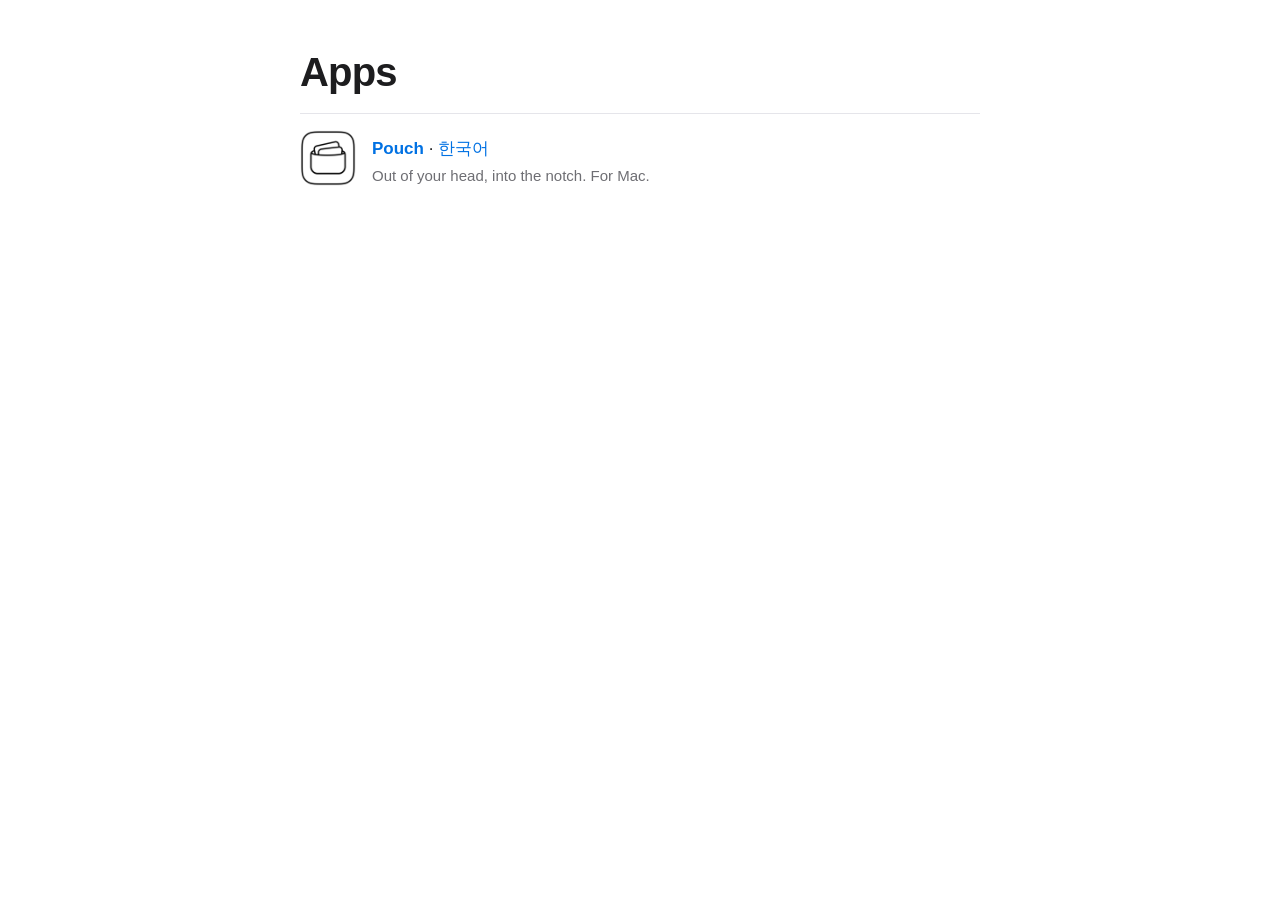
<file: index.html>
<!doctype html>
<html lang="en">
<head>
  <meta charset="utf-8">
  <meta name="viewport" content="width=device-width, initial-scale=1">
  <title>oiryh center</title>
  <link rel="stylesheet" href="/assets/style.css">
</head>
<body>
<main>
  <h1>Apps</h1>
  <ul class="apps">
    <li>
      <picture><source srcset="/pouch/assets/icon-dark.png" media="(prefers-color-scheme: dark)"><img src="/pouch/assets/icon.png" alt=""></picture>
      <div><a href="/pouch/en/"><strong>Pouch</strong></a> · <a href="/pouch/" lang="ko">한국어</a><br><span class="muted">Out of your head, into the notch. For Mac.</span></div>
    </li>
  </ul>
</main>
</body>
</html>
</file>
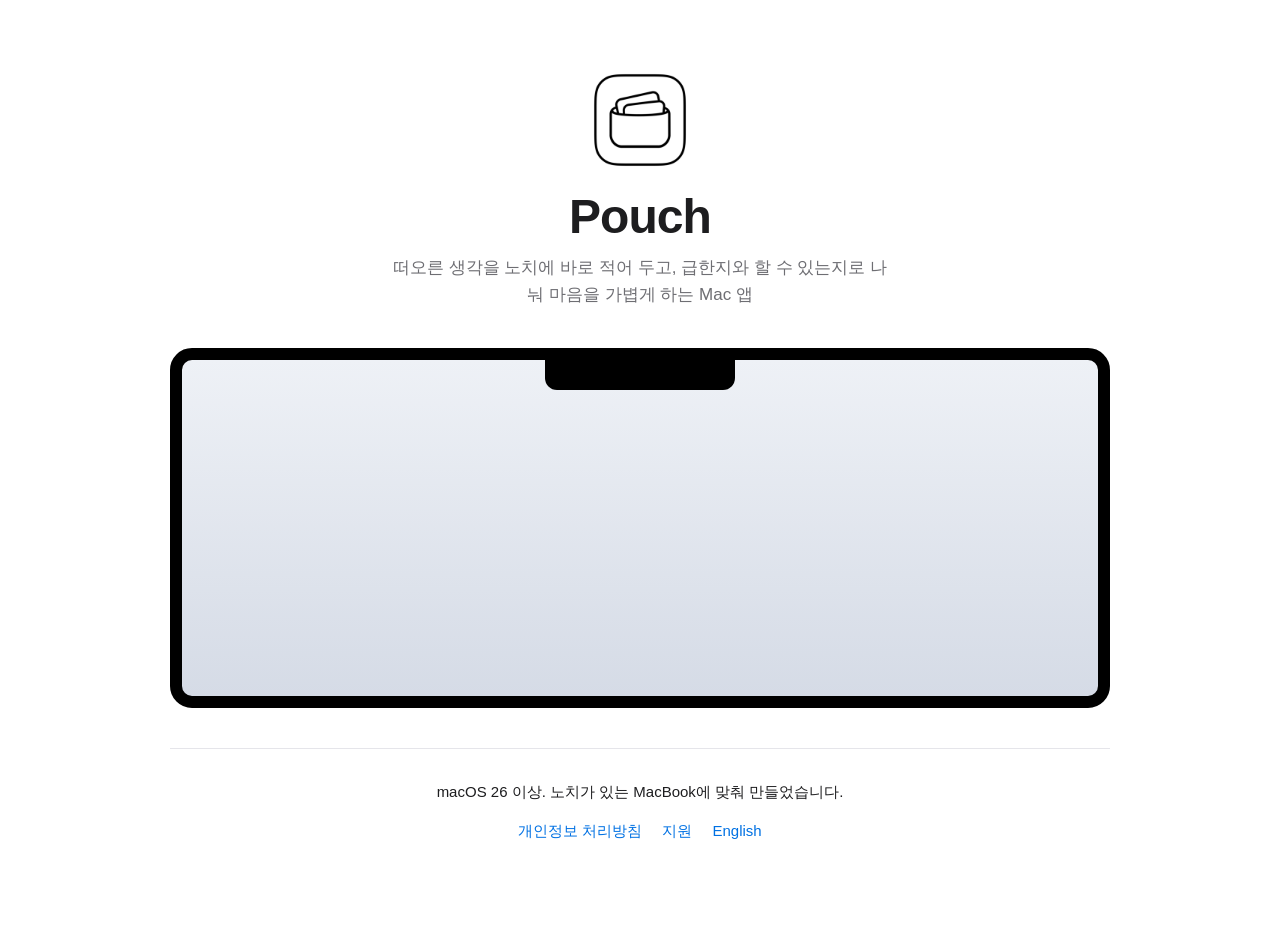
<file: pouch/index.html>
<!doctype html>
<html lang="ko">
<head>
  <meta charset="utf-8">
  <meta name="viewport" content="width=device-width, initial-scale=1">
  <title>Pouch — 머릿속 생각을 노치에</title>
  <meta name="description" content="Pouch는 떠오른 생각을 Mac 노치에 바로 적고, 급한지와 할 수 있는지로 나눠 두는 앱입니다.">
  <link rel="stylesheet" href="/assets/style.css">
  <link rel="stylesheet" href="/pouch/assets/intro.css">
  <link rel="icon" href="/pouch/assets/icon.png">
  <link rel="alternate" hreflang="en" href="/pouch/en/">
  <script src="/pouch/assets/intro.js"></script>
</head>
<body class="intro">
<div class="stage">
  <section class="welcome">
    <picture><source srcset="/pouch/assets/icon-dark.png" media="(prefers-color-scheme: dark)"><img src="/pouch/assets/icon.png" alt=""></picture>
    <h1>Pouch</h1>
    <p>떠오른 생각을 노치에 바로 적어 두고, 급한지와 할 수 있는지로 나눠 마음을 가볍게 하는 Mac 앱</p>
  </section>

  <div class="screen">
    <button class="notch" type="button" aria-expanded="false" aria-controls="window" aria-label="노치를 눌러 Pouch 열기">
      <span class="hint">떠오른 생각을 적어 보세요</span>
      <span class="panel" aria-hidden="true">
        <span class="input"><span class="typed" data-text="내일 발표가 자꾸 신경 쓰여"></span><span class="caret"></span></span>
        <span class="label">Inbox<span class="more"></span></span>
        <span class="cards">
        <span class="ncard">노치에 마우스를 올리고, 적고, Return</span>
        <span class="ncard">적은 생각은 Inbox에 담겨요. 나누는 건 메인 창에서</span></span>
      </span>
    </button>
    <section class="window" id="window" aria-label="Pouch 메인 창">
    <div class="titlebar"><span class="lights" aria-hidden="true"><i></i><i></i><i></i></span>Pouch</div>
    <div class="toolbar" aria-hidden="true">
      정렬 <span class="seg"><span>최신순</span><span>가나다순</span><span class="on">수동</span></span>
      <span class="sync">카드 내용은 암호화되어 내 iCloud에만</span>
    </div>
    <div class="winput" aria-hidden="true">떠오른 생각을 적어 보세요</div>
    <div class="grid">
      <section class="area inbox" id="inbox">
        <h2>Inbox</h2>
        <p>노치에 적은 생각은 먼저 여기에 모여요<small>정리는 나중에 해도 괜찮아요</small></p>
        <p>카드를 끌어 네 칸으로 나눠요<small>급한지, 내가 할 수 있는지만 정하면 돼요</small></p>
      </section>
      <section class="area">
        <h2>시급 · 할 수 있음</h2>
        <p>지금 할 수 있는 일<small>칸을 크게 펼쳐 이것만 보며 집중해요</small></p>
      </section>
      <section class="area">
        <h2>시급 · 할 수 없음</h2>
        <p>기다리는 일<small>결과를 기다리는 동안 적어 두고 다른 일을 해요</small></p>
      </section>
      <section class="area">
        <h2>여유 · 할 수 있음</h2>
        <p>나중에 할 일<small>잊지 않게만 두면 돼요</small></p>
      </section>
      <section class="area">
        <h2>여유 · 할 수 없음</h2>
        <p>그대로 두는 걱정<small>어쩔 수 없는 일은 적어 두는 것만으로 충분해요</small></p>
      </section>
    </div>
  </section>
  </div>

  <footer class="after">
    <p>macOS 26 이상. 노치가 있는 MacBook에 맞춰 만들었습니다.</p>
    <nav><a href="/pouch/privacy/">개인정보 처리방침</a><a href="/pouch/support/">지원</a><a href="/pouch/en/" lang="en">English</a></nav>
  </footer>
</div>
</body>
</html>
</file>
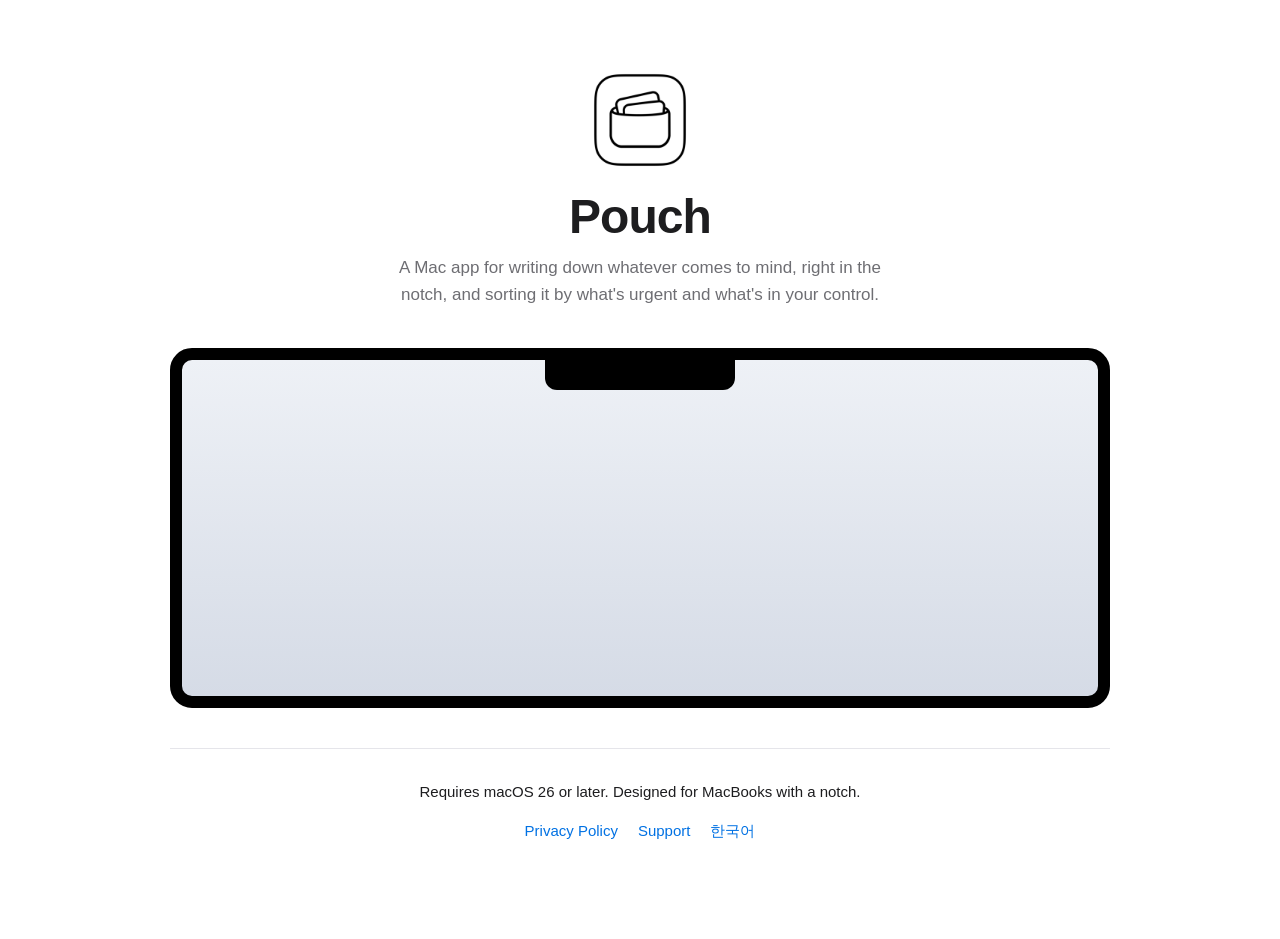
<file: pouch/en/index.html>
<!doctype html>
<html lang="en">
<head>
  <meta charset="utf-8">
  <meta name="viewport" content="width=device-width, initial-scale=1">
  <title>Pouch — Out of your head, into the notch</title>
  <meta name="description" content="Pouch lets you jot down whatever comes to mind right in your Mac's notch, then sort it by whether it's urgent and whether it's in your control.">
  <link rel="stylesheet" href="/assets/style.css">
  <link rel="stylesheet" href="/pouch/assets/intro.css">
  <link rel="icon" href="/pouch/assets/icon.png">
  <link rel="alternate" hreflang="ko" href="/pouch/">
  <script src="/pouch/assets/intro.js"></script>
</head>
<body class="intro">
<div class="stage">
  <section class="welcome">
    <picture><source srcset="/pouch/assets/icon-dark.png" media="(prefers-color-scheme: dark)"><img src="/pouch/assets/icon.png" alt=""></picture>
    <h1>Pouch</h1>
    <p>A Mac app for writing down whatever comes to mind, right in the notch, and sorting it by what's urgent and what's in your control.</p>
  </section>

  <div class="screen">
    <button class="notch" type="button" aria-expanded="false" aria-controls="window" aria-label="Click the notch to open Pouch">
      <span class="hint">What's on your mind?</span>
      <span class="panel" aria-hidden="true">
        <span class="input"><span class="typed" data-text="Can't stop thinking about tomorrow's talk"></span><span class="caret"></span></span>
        <span class="label">Inbox<span class="more"></span></span>
        <span class="cards">
        <span class="ncard">Hover over the notch, type, press Return</span>
        <span class="ncard">Thoughts land in the Inbox. Sort them in the main window</span></span>
      </span>
    </button>
    <section class="window" id="window" aria-label="Pouch main window">
    <div class="titlebar"><span class="lights" aria-hidden="true"><i></i><i></i><i></i></span>Pouch</div>
    <div class="toolbar" aria-hidden="true">
      Sort <span class="seg"><span>Newest</span><span>A–Z</span><span class="on">Manual</span></span>
      <span class="sync">Card text is encrypted, in your iCloud only</span>
    </div>
    <div class="winput" aria-hidden="true">What's on your mind?</div>
    <div class="grid">
      <section class="area inbox" id="inbox">
        <h2>Inbox</h2>
        <p>Everything you write in the notch lands here first<small>Sorting can wait</small></p>
        <p>Drag cards into the four boxes<small>Just decide: is it urgent, and can you do something about it?</small></p>
      </section>
      <section class="area">
        <h2>Urgent · Can Do</h2>
        <p>What you can do now<small>Zoom in on this box and focus on just this</small></p>
      </section>
      <section class="area">
        <h2>Urgent · Can't Do</h2>
        <p>What you're waiting on<small>Write it down and get on with something else while you wait</small></p>
      </section>
      <section class="area">
        <h2>Not Urgent · Can Do</h2>
        <p>For later<small>Just keep it from slipping your mind</small></p>
      </section>
      <section class="area">
        <h2>Not Urgent · Can't Do</h2>
        <p>Worries to let be<small>For things you can't control, writing them down is enough</small></p>
      </section>
    </div>
  </section>
  </div>

  <footer class="after">
    <p>Requires macOS 26 or later. Designed for MacBooks with a notch.</p>
    <nav><a href="/pouch/en/privacy/">Privacy Policy</a><a href="/pouch/en/support/">Support</a><a href="/pouch/" lang="ko">한국어</a></nav>
  </footer>
</div>
</body>
</html>
</file>
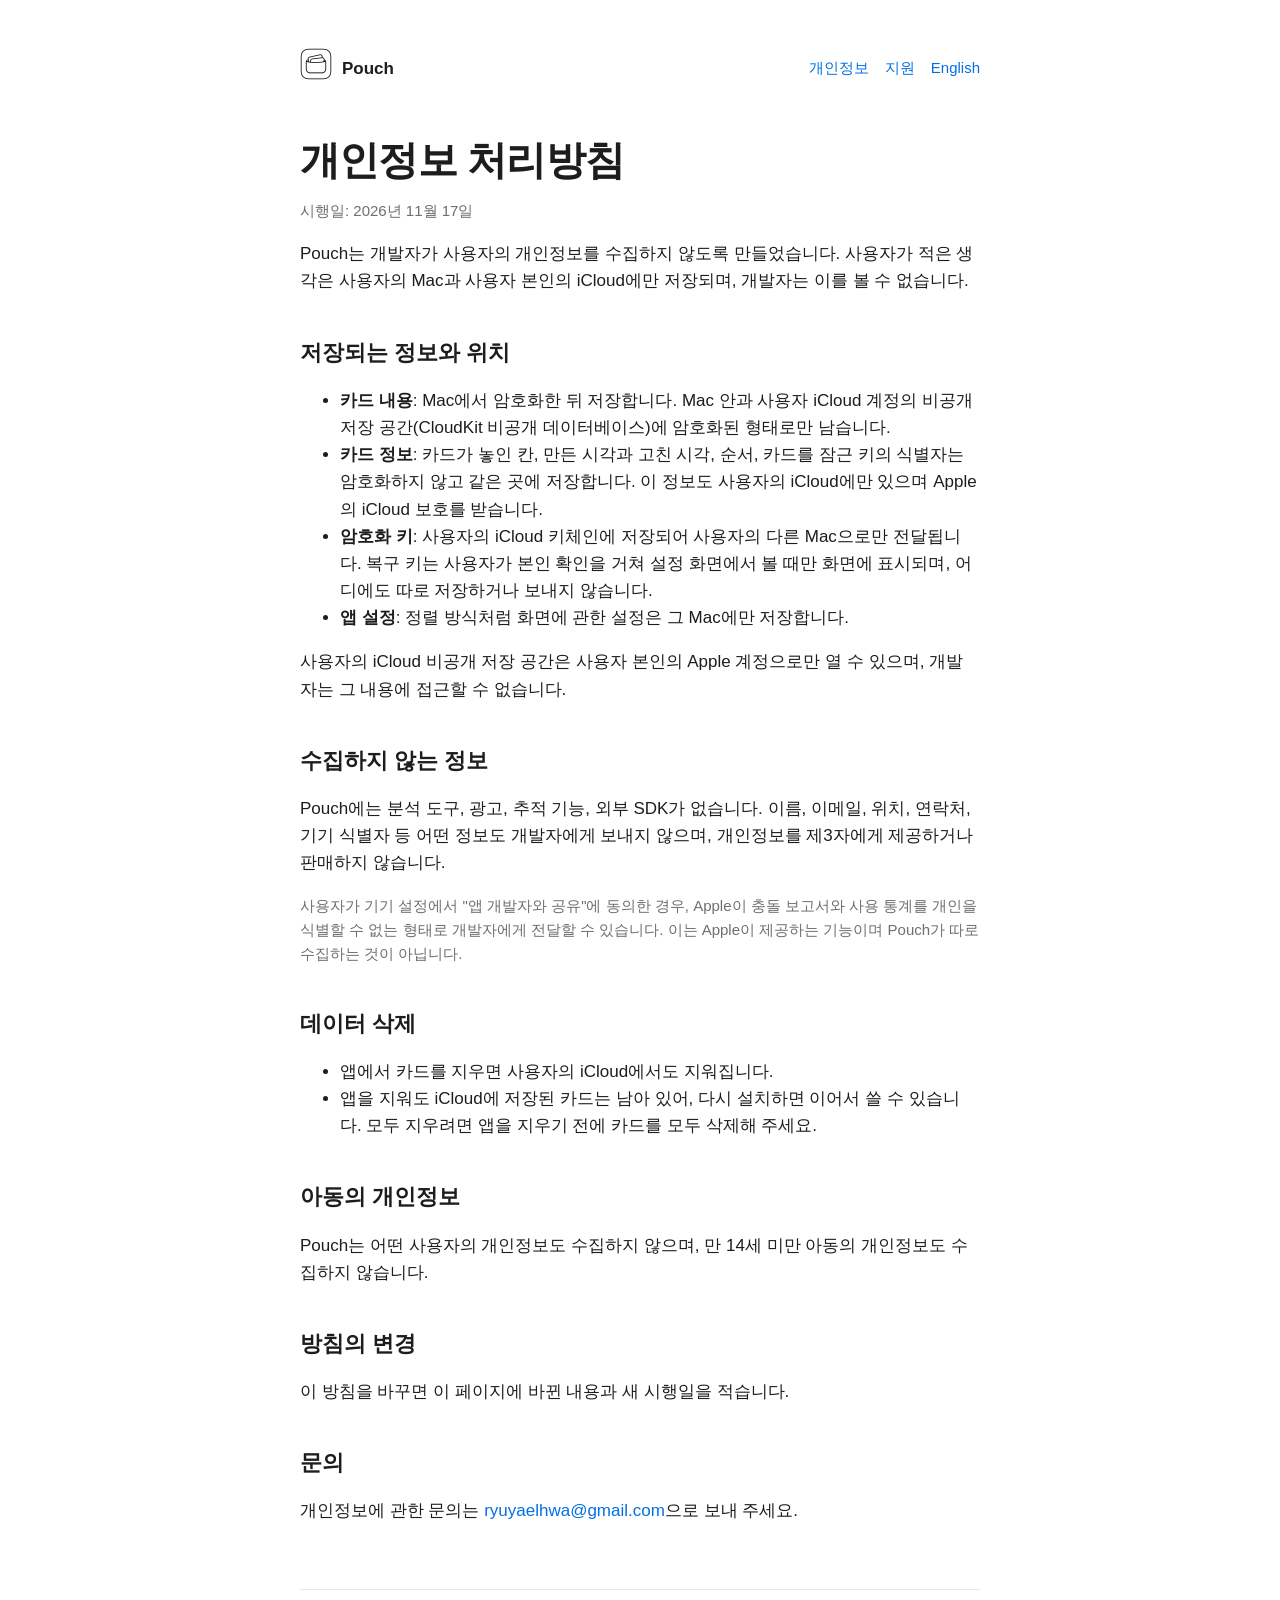
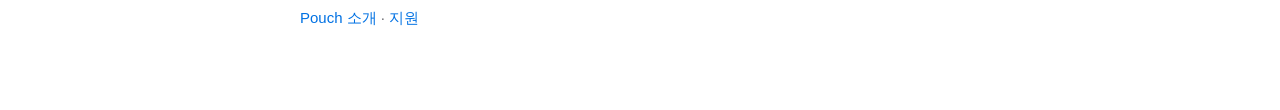
<file: pouch/privacy/index.html>
<!doctype html>
<html lang="ko">
<head>
  <meta charset="utf-8">
  <meta name="viewport" content="width=device-width, initial-scale=1">
  <title>Pouch 개인정보 처리방침</title>
  <link rel="stylesheet" href="/assets/style.css">
  <link rel="icon" href="/pouch/assets/icon.png">
  <link rel="alternate" hreflang="en" href="/pouch/en/privacy/">
</head>
<body>
<main>
  <header class="top">
    <a class="brand" href="/pouch/"><picture><source srcset="/pouch/assets/icon-dark.png" media="(prefers-color-scheme: dark)"><img src="/pouch/assets/icon.png" alt=""></picture>Pouch</a>
    <nav class="links"><a href="/pouch/privacy/">개인정보</a><a href="/pouch/support/">지원</a><a href="/pouch/en/privacy/" lang="en">English</a></nav>
  </header>

  <h1>개인정보 처리방침</h1>
  <p class="muted">시행일: 2026년 11월 17일</p>

  <p>Pouch는 개발자가 사용자의 개인정보를 수집하지 않도록 만들었습니다. 사용자가 적은 생각은 사용자의 Mac과 사용자 본인의 iCloud에만 저장되며, 개발자는 이를 볼 수 없습니다.</p>

  <h2>저장되는 정보와 위치</h2>
  <ul>
    <li><strong>카드 내용</strong>: Mac에서 암호화한 뒤 저장합니다. Mac 안과 사용자 iCloud 계정의 비공개 저장 공간(CloudKit 비공개 데이터베이스)에 암호화된 형태로만 남습니다.</li>
    <li><strong>카드 정보</strong>: 카드가 놓인 칸, 만든 시각과 고친 시각, 순서, 카드를 잠근 키의 식별자는 암호화하지 않고 같은 곳에 저장합니다. 이 정보도 사용자의 iCloud에만 있으며 Apple의 iCloud 보호를 받습니다.</li>
    <li><strong>암호화 키</strong>: 사용자의 iCloud 키체인에 저장되어 사용자의 다른 Mac으로만 전달됩니다. 복구 키는 사용자가 본인 확인을 거쳐 설정 화면에서 볼 때만 화면에 표시되며, 어디에도 따로 저장하거나 보내지 않습니다.</li>
    <li><strong>앱 설정</strong>: 정렬 방식처럼 화면에 관한 설정은 그 Mac에만 저장합니다.</li>
  </ul>
  <p>사용자의 iCloud 비공개 저장 공간은 사용자 본인의 Apple 계정으로만 열 수 있으며, 개발자는 그 내용에 접근할 수 없습니다.</p>

  <h2>수집하지 않는 정보</h2>
  <p>Pouch에는 분석 도구, 광고, 추적 기능, 외부 SDK가 없습니다. 이름, 이메일, 위치, 연락처, 기기 식별자 등 어떤 정보도 개발자에게 보내지 않으며, 개인정보를 제3자에게 제공하거나 판매하지 않습니다.</p>
  <p class="muted">사용자가 기기 설정에서 "앱 개발자와 공유"에 동의한 경우, Apple이 충돌 보고서와 사용 통계를 개인을 식별할 수 없는 형태로 개발자에게 전달할 수 있습니다. 이는 Apple이 제공하는 기능이며 Pouch가 따로 수집하는 것이 아닙니다.</p>

  <h2>데이터 삭제</h2>
  <ul>
    <li>앱에서 카드를 지우면 사용자의 iCloud에서도 지워집니다.</li>
    <li>앱을 지워도 iCloud에 저장된 카드는 남아 있어, 다시 설치하면 이어서 쓸 수 있습니다. 모두 지우려면 앱을 지우기 전에 카드를 모두 삭제해 주세요.</li>
  </ul>

  <h2>아동의 개인정보</h2>
  <p>Pouch는 어떤 사용자의 개인정보도 수집하지 않으며, 만 14세 미만 아동의 개인정보도 수집하지 않습니다.</p>

  <h2>방침의 변경</h2>
  <p>이 방침을 바꾸면 이 페이지에 바뀐 내용과 새 시행일을 적습니다.</p>

  <h2>문의</h2>
  <p>개인정보에 관한 문의는 <a href="mailto:ryuyaelhwa@gmail.com">ryuyaelhwa@gmail.com</a>으로 보내 주세요.</p>

  <footer class="muted"><a href="/pouch/">Pouch 소개</a> · <a href="/pouch/support/">지원</a></footer>
</main>
</body>
</html>
</file>
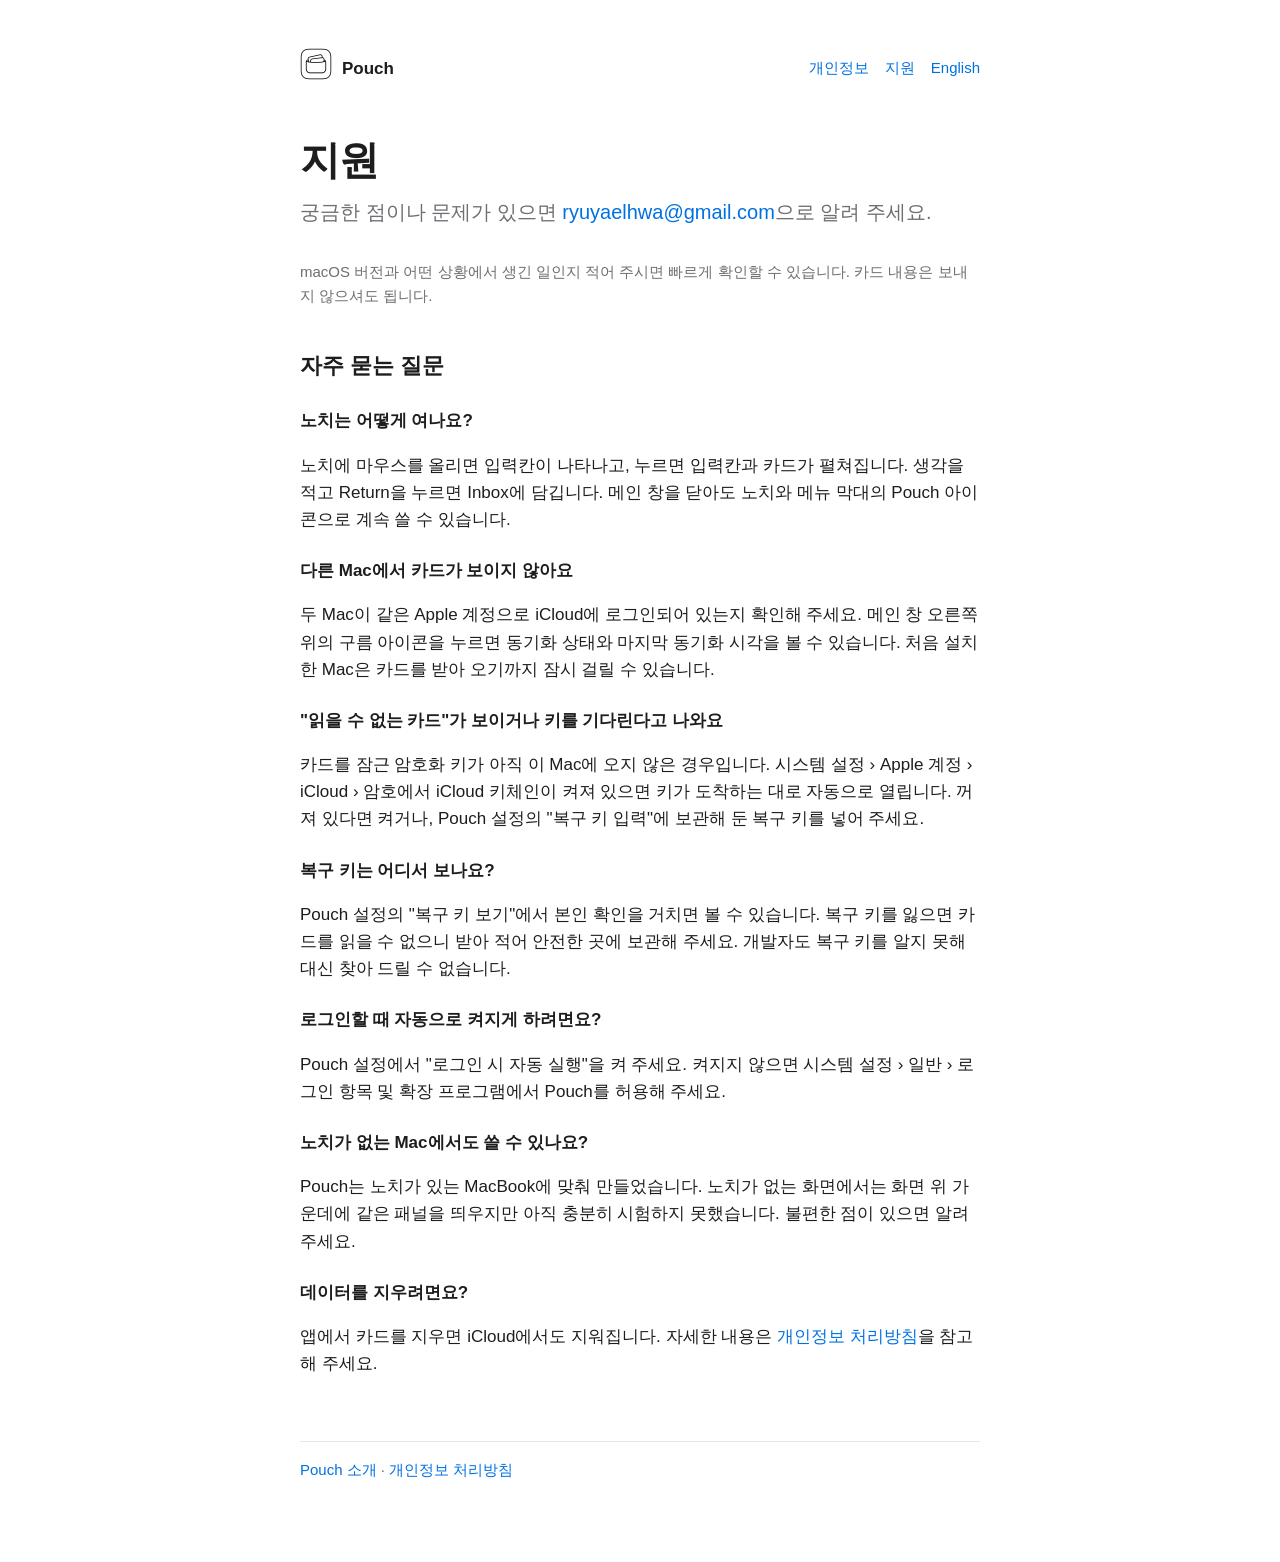
<file: pouch/support/index.html>
<!doctype html>
<html lang="ko">
<head>
  <meta charset="utf-8">
  <meta name="viewport" content="width=device-width, initial-scale=1">
  <title>Pouch 지원</title>
  <link rel="stylesheet" href="/assets/style.css">
  <link rel="icon" href="/pouch/assets/icon.png">
  <link rel="alternate" hreflang="en" href="/pouch/en/support/">
</head>
<body>
<main>
  <header class="top">
    <a class="brand" href="/pouch/"><picture><source srcset="/pouch/assets/icon-dark.png" media="(prefers-color-scheme: dark)"><img src="/pouch/assets/icon.png" alt=""></picture>Pouch</a>
    <nav class="links"><a href="/pouch/privacy/">개인정보</a><a href="/pouch/support/">지원</a><a href="/pouch/en/support/" lang="en">English</a></nav>
  </header>

  <h1>지원</h1>
  <p class="lead">궁금한 점이나 문제가 있으면 <a href="mailto:ryuyaelhwa@gmail.com">ryuyaelhwa@gmail.com</a>으로 알려 주세요.</p>
  <p class="muted">macOS 버전과 어떤 상황에서 생긴 일인지 적어 주시면 빠르게 확인할 수 있습니다. 카드 내용은 보내지 않으셔도 됩니다.</p>

  <h2>자주 묻는 질문</h2>

  <h3>노치는 어떻게 여나요?</h3>
  <p>노치에 마우스를 올리면 입력칸이 나타나고, 누르면 입력칸과 카드가 펼쳐집니다. 생각을 적고 Return을 누르면 Inbox에 담깁니다. 메인 창을 닫아도 노치와 메뉴 막대의 Pouch 아이콘으로 계속 쓸 수 있습니다.</p>

  <h3>다른 Mac에서 카드가 보이지 않아요</h3>
  <p>두 Mac이 같은 Apple 계정으로 iCloud에 로그인되어 있는지 확인해 주세요. 메인 창 오른쪽 위의 구름 아이콘을 누르면 동기화 상태와 마지막 동기화 시각을 볼 수 있습니다. 처음 설치한 Mac은 카드를 받아 오기까지 잠시 걸릴 수 있습니다.</p>

  <h3>"읽을 수 없는 카드"가 보이거나 키를 기다린다고 나와요</h3>
  <p>카드를 잠근 암호화 키가 아직 이 Mac에 오지 않은 경우입니다. 시스템 설정 › Apple 계정 › iCloud › 암호에서 iCloud 키체인이 켜져 있으면 키가 도착하는 대로 자동으로 열립니다. 꺼져 있다면 켜거나, Pouch 설정의 "복구 키 입력"에 보관해 둔 복구 키를 넣어 주세요.</p>

  <h3>복구 키는 어디서 보나요?</h3>
  <p>Pouch 설정의 "복구 키 보기"에서 본인 확인을 거치면 볼 수 있습니다. 복구 키를 잃으면 카드를 읽을 수 없으니 받아 적어 안전한 곳에 보관해 주세요. 개발자도 복구 키를 알지 못해 대신 찾아 드릴 수 없습니다.</p>

  <h3>로그인할 때 자동으로 켜지게 하려면요?</h3>
  <p>Pouch 설정에서 "로그인 시 자동 실행"을 켜 주세요. 켜지지 않으면 시스템 설정 › 일반 › 로그인 항목 및 확장 프로그램에서 Pouch를 허용해 주세요.</p>

  <h3>노치가 없는 Mac에서도 쓸 수 있나요?</h3>
  <p>Pouch는 노치가 있는 MacBook에 맞춰 만들었습니다. 노치가 없는 화면에서는 화면 위 가운데에 같은 패널을 띄우지만 아직 충분히 시험하지 못했습니다. 불편한 점이 있으면 알려 주세요.</p>

  <h3>데이터를 지우려면요?</h3>
  <p>앱에서 카드를 지우면 iCloud에서도 지워집니다. 자세한 내용은 <a href="/pouch/privacy/">개인정보 처리방침</a>을 참고해 주세요.</p>

  <footer class="muted"><a href="/pouch/">Pouch 소개</a> · <a href="/pouch/privacy/">개인정보 처리방침</a></footer>
</main>
</body>
</html>
</file>
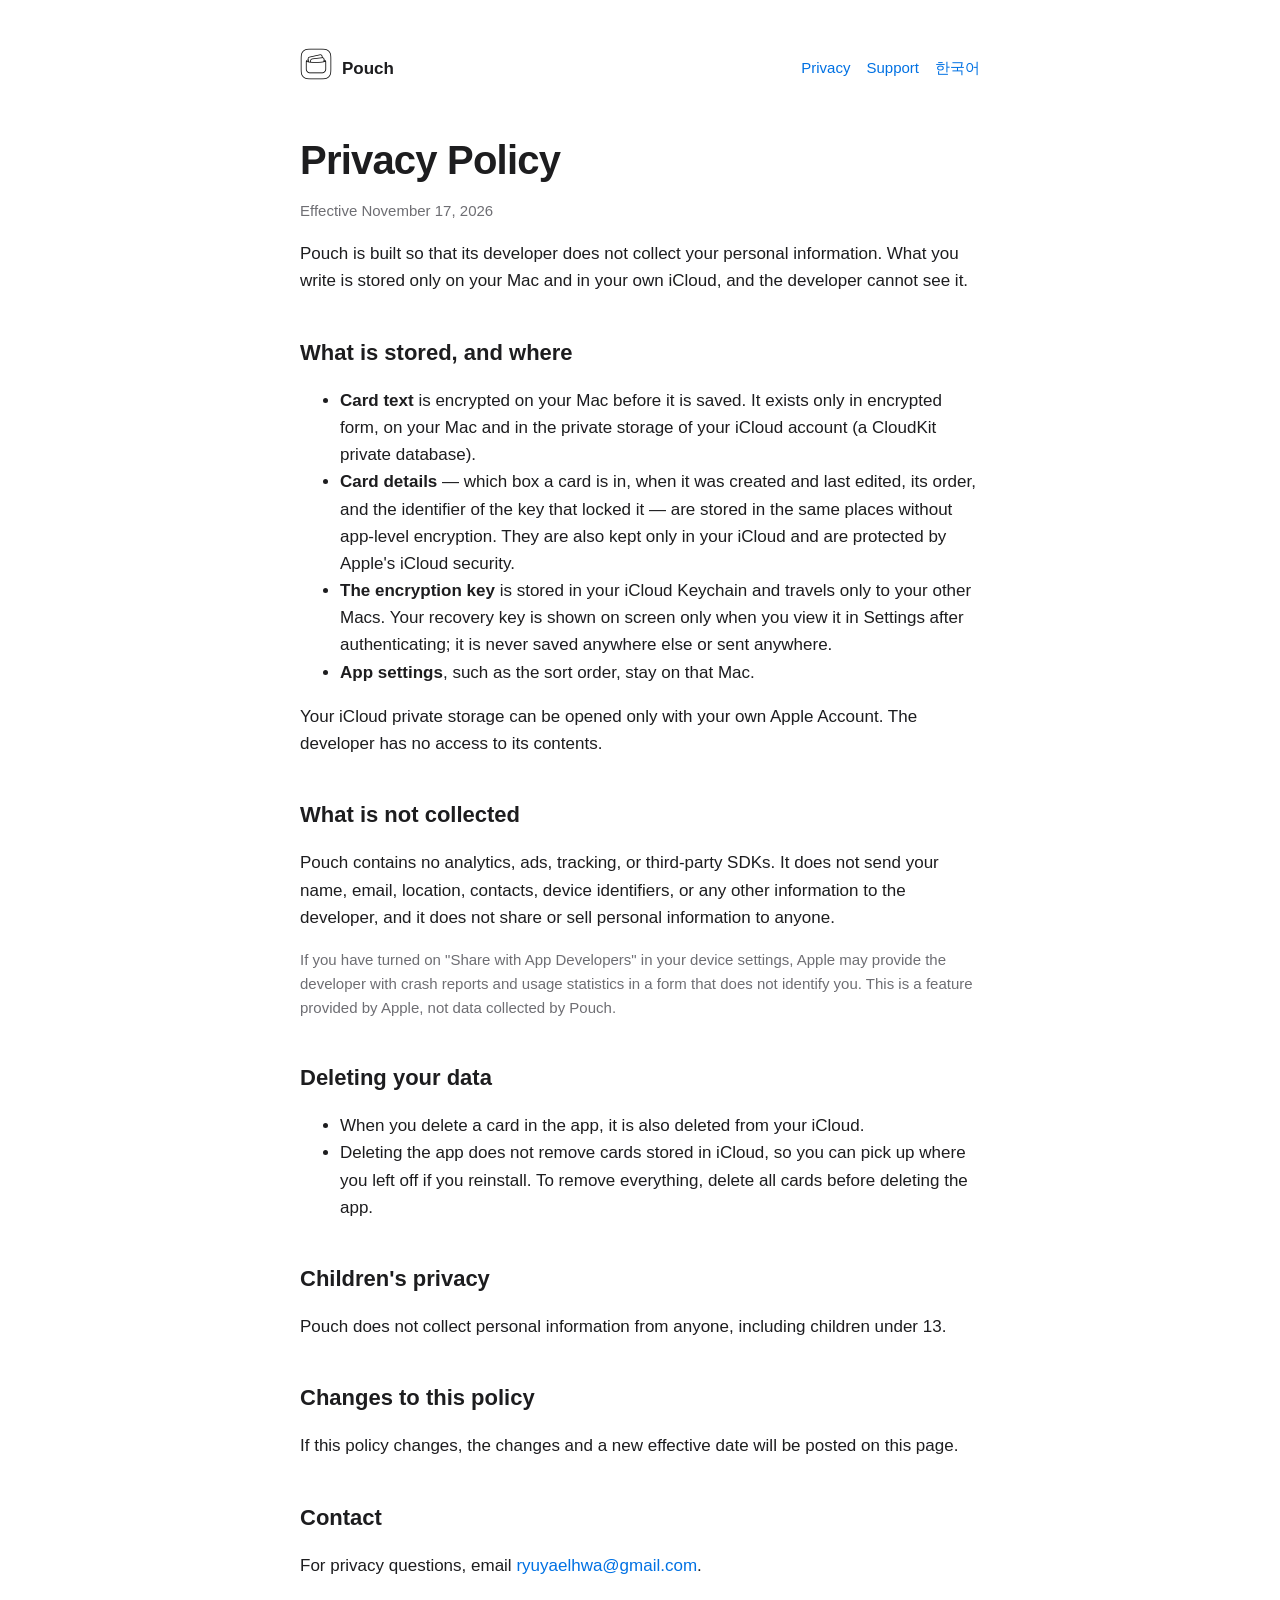
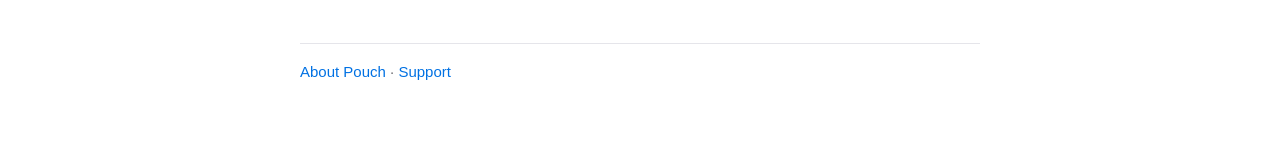
<file: pouch/en/privacy/index.html>
<!doctype html>
<html lang="en">
<head>
  <meta charset="utf-8">
  <meta name="viewport" content="width=device-width, initial-scale=1">
  <title>Pouch Privacy Policy</title>
  <link rel="stylesheet" href="/assets/style.css">
  <link rel="icon" href="/pouch/assets/icon.png">
  <link rel="alternate" hreflang="ko" href="/pouch/privacy/">
</head>
<body>
<main>
  <header class="top">
    <a class="brand" href="/pouch/en/"><picture><source srcset="/pouch/assets/icon-dark.png" media="(prefers-color-scheme: dark)"><img src="/pouch/assets/icon.png" alt=""></picture>Pouch</a>
    <nav class="links"><a href="/pouch/en/privacy/">Privacy</a><a href="/pouch/en/support/">Support</a><a href="/pouch/privacy/" lang="ko">한국어</a></nav>
  </header>

  <h1>Privacy Policy</h1>
  <p class="muted">Effective November 17, 2026</p>

  <p>Pouch is built so that its developer does not collect your personal information. What you write is stored only on your Mac and in your own iCloud, and the developer cannot see it.</p>

  <h2>What is stored, and where</h2>
  <ul>
    <li><strong>Card text</strong> is encrypted on your Mac before it is saved. It exists only in encrypted form, on your Mac and in the private storage of your iCloud account (a CloudKit private database).</li>
    <li><strong>Card details</strong> — which box a card is in, when it was created and last edited, its order, and the identifier of the key that locked it — are stored in the same places without app-level encryption. They are also kept only in your iCloud and are protected by Apple's iCloud security.</li>
    <li><strong>The encryption key</strong> is stored in your iCloud Keychain and travels only to your other Macs. Your recovery key is shown on screen only when you view it in Settings after authenticating; it is never saved anywhere else or sent anywhere.</li>
    <li><strong>App settings</strong>, such as the sort order, stay on that Mac.</li>
  </ul>
  <p>Your iCloud private storage can be opened only with your own Apple Account. The developer has no access to its contents.</p>

  <h2>What is not collected</h2>
  <p>Pouch contains no analytics, ads, tracking, or third-party SDKs. It does not send your name, email, location, contacts, device identifiers, or any other information to the developer, and it does not share or sell personal information to anyone.</p>
  <p class="muted">If you have turned on "Share with App Developers" in your device settings, Apple may provide the developer with crash reports and usage statistics in a form that does not identify you. This is a feature provided by Apple, not data collected by Pouch.</p>

  <h2>Deleting your data</h2>
  <ul>
    <li>When you delete a card in the app, it is also deleted from your iCloud.</li>
    <li>Deleting the app does not remove cards stored in iCloud, so you can pick up where you left off if you reinstall. To remove everything, delete all cards before deleting the app.</li>
  </ul>

  <h2>Children's privacy</h2>
  <p>Pouch does not collect personal information from anyone, including children under 13.</p>

  <h2>Changes to this policy</h2>
  <p>If this policy changes, the changes and a new effective date will be posted on this page.</p>

  <h2>Contact</h2>
  <p>For privacy questions, email <a href="mailto:ryuyaelhwa@gmail.com">ryuyaelhwa@gmail.com</a>.</p>

  <footer class="muted"><a href="/pouch/en/">About Pouch</a> · <a href="/pouch/en/support/">Support</a></footer>
</main>
</body>
</html>
</file>
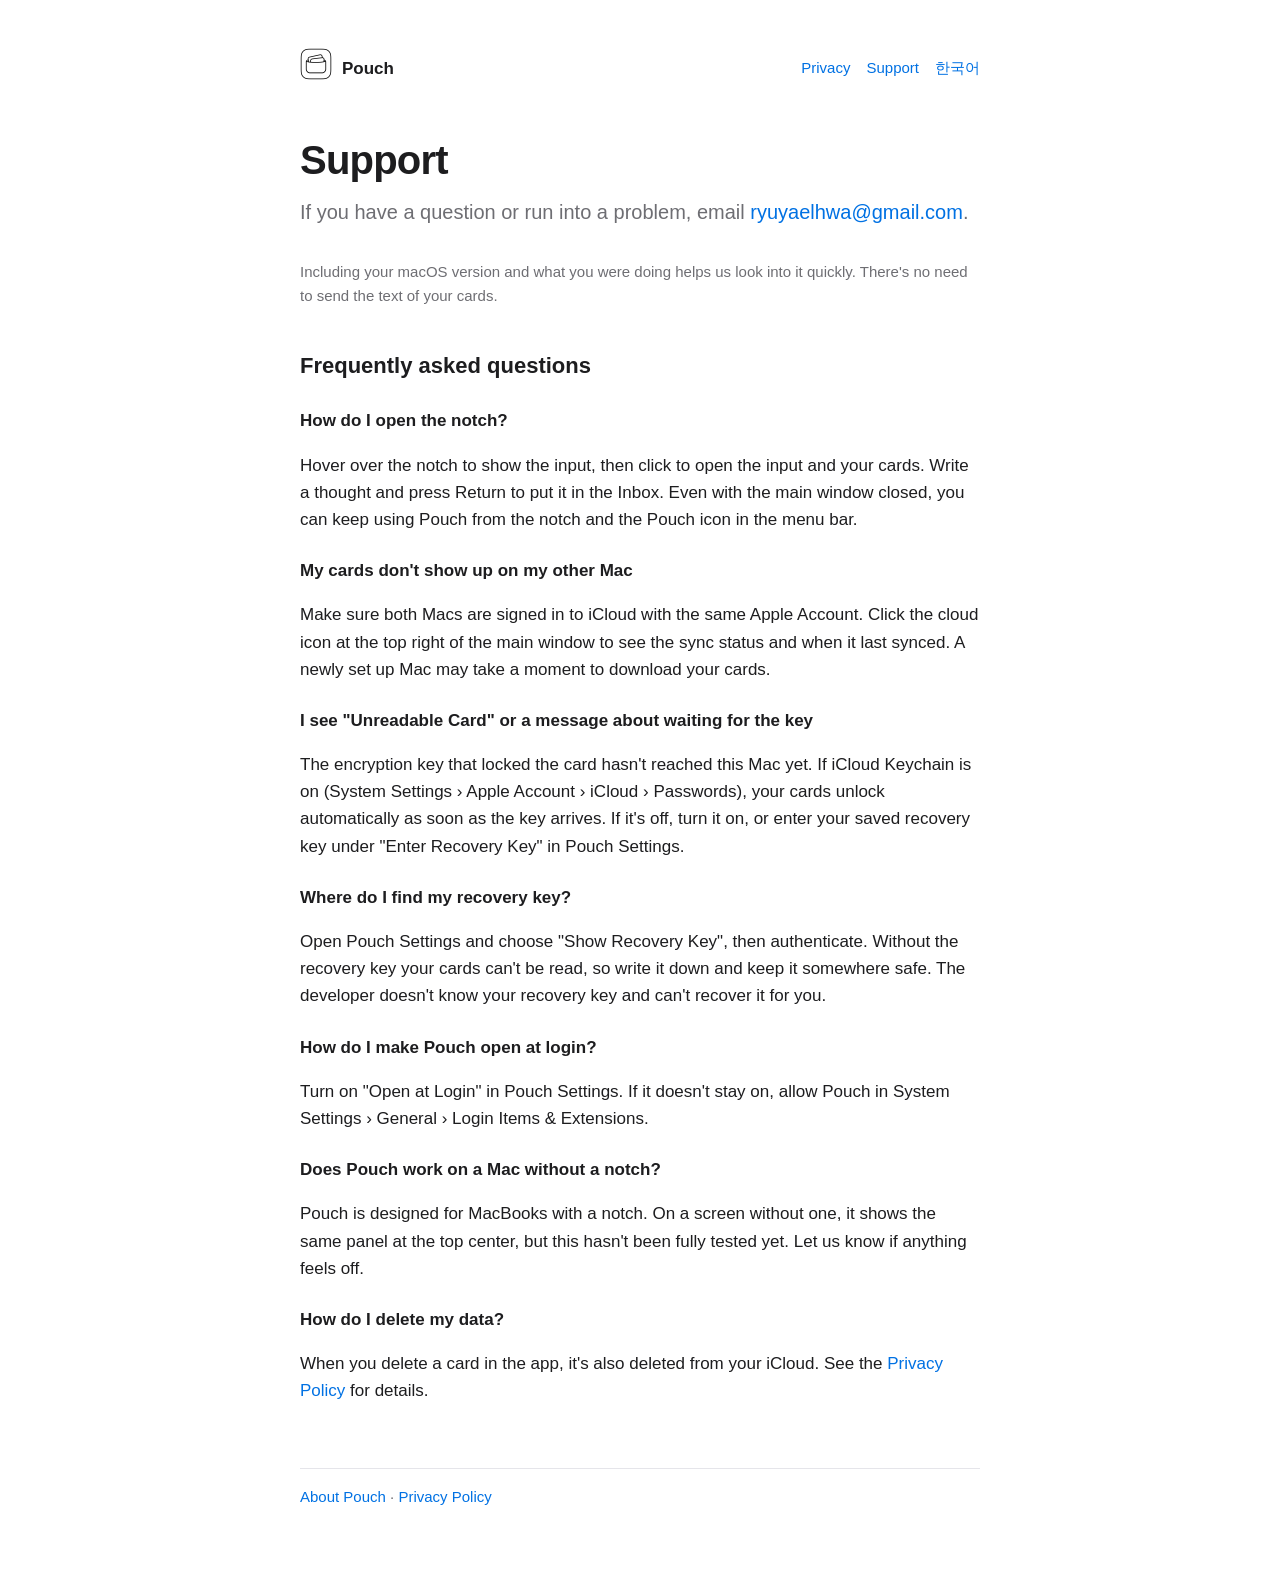
<file: pouch/en/support/index.html>
<!doctype html>
<html lang="en">
<head>
  <meta charset="utf-8">
  <meta name="viewport" content="width=device-width, initial-scale=1">
  <title>Pouch Support</title>
  <link rel="stylesheet" href="/assets/style.css">
  <link rel="icon" href="/pouch/assets/icon.png">
  <link rel="alternate" hreflang="ko" href="/pouch/support/">
</head>
<body>
<main>
  <header class="top">
    <a class="brand" href="/pouch/en/"><picture><source srcset="/pouch/assets/icon-dark.png" media="(prefers-color-scheme: dark)"><img src="/pouch/assets/icon.png" alt=""></picture>Pouch</a>
    <nav class="links"><a href="/pouch/en/privacy/">Privacy</a><a href="/pouch/en/support/">Support</a><a href="/pouch/support/" lang="ko">한국어</a></nav>
  </header>

  <h1>Support</h1>
  <p class="lead">If you have a question or run into a problem, email <a href="mailto:ryuyaelhwa@gmail.com">ryuyaelhwa@gmail.com</a>.</p>
  <p class="muted">Including your macOS version and what you were doing helps us look into it quickly. There's no need to send the text of your cards.</p>

  <h2>Frequently asked questions</h2>

  <h3>How do I open the notch?</h3>
  <p>Hover over the notch to show the input, then click to open the input and your cards. Write a thought and press Return to put it in the Inbox. Even with the main window closed, you can keep using Pouch from the notch and the Pouch icon in the menu bar.</p>

  <h3>My cards don't show up on my other Mac</h3>
  <p>Make sure both Macs are signed in to iCloud with the same Apple Account. Click the cloud icon at the top right of the main window to see the sync status and when it last synced. A newly set up Mac may take a moment to download your cards.</p>

  <h3>I see "Unreadable Card" or a message about waiting for the key</h3>
  <p>The encryption key that locked the card hasn't reached this Mac yet. If iCloud Keychain is on (System Settings › Apple Account › iCloud › Passwords), your cards unlock automatically as soon as the key arrives. If it's off, turn it on, or enter your saved recovery key under "Enter Recovery Key" in Pouch Settings.</p>

  <h3>Where do I find my recovery key?</h3>
  <p>Open Pouch Settings and choose "Show Recovery Key", then authenticate. Without the recovery key your cards can't be read, so write it down and keep it somewhere safe. The developer doesn't know your recovery key and can't recover it for you.</p>

  <h3>How do I make Pouch open at login?</h3>
  <p>Turn on "Open at Login" in Pouch Settings. If it doesn't stay on, allow Pouch in System Settings › General › Login Items &amp; Extensions.</p>

  <h3>Does Pouch work on a Mac without a notch?</h3>
  <p>Pouch is designed for MacBooks with a notch. On a screen without one, it shows the same panel at the top center, but this hasn't been fully tested yet. Let us know if anything feels off.</p>

  <h3>How do I delete my data?</h3>
  <p>When you delete a card in the app, it's also deleted from your iCloud. See the <a href="/pouch/en/privacy/">Privacy Policy</a> for details.</p>

  <footer class="muted"><a href="/pouch/en/">About Pouch</a> · <a href="/pouch/en/privacy/">Privacy Policy</a></footer>
</main>
</body>
</html>
</file>
<file: assets/style.css>
:root {
  --bg: #ffffff;
  --fg: #1d1d1f;
  --muted: #6e6e73;
  --line: #e5e5ea;
  --card: #f5f5f7;
  --accent: #0071e3;
  color-scheme: light dark;
}

@media (prefers-color-scheme: dark) {
  :root {
    --bg: #111113;
    --fg: #f5f5f7;
    --muted: #a1a1a6;
    --line: #2c2c2e;
    --card: #1c1c1e;
    --accent: #2997ff;
  }
}

* { box-sizing: border-box; }

body {
  margin: 0;
  background: var(--bg);
  color: var(--fg);
  font: 17px/1.6 -apple-system, BlinkMacSystemFont, "Apple SD Gothic Neo", "Segoe UI", sans-serif;
  -webkit-font-smoothing: antialiased;
}

main {
  max-width: 720px;
  margin: 0 auto;
  padding: 48px 20px 80px;
}

header.top {
  display: flex;
  align-items: center;
  justify-content: space-between;
  gap: 16px;
  margin-bottom: 48px;
}

.brand {
  display: flex;
  align-items: center;
  gap: 10px;
  color: inherit;
  text-decoration: none;
  font-weight: 600;
}

.brand img { width: 32px; height: 32px; }

nav.links { display: flex; gap: 16px; font-size: 15px; }

a { color: var(--accent); text-decoration: none; }
a:hover { text-decoration: underline; }

h1 { font-size: 40px; line-height: 1.2; margin: 0 0 12px; letter-spacing: -0.02em; }
h2 { font-size: 22px; margin: 40px 0 8px; }
h3 { font-size: 17px; margin: 24px 0 4px; }
p, li { color: var(--fg); }
.lead { font-size: 20px; color: var(--muted); margin: 0 0 32px; }
.muted { color: var(--muted); font-size: 15px; }

.hero { text-align: center; }
.hero .icon { width: 128px; height: 128px; margin-bottom: 16px; }

.shot {
  width: 100%;
  height: auto;
  border-radius: 12px;
  border: 1px solid var(--line);
  margin: 8px 0 32px;
}

.features { display: grid; gap: 12px; padding: 0; list-style: none; }
.features li { background: var(--card); border-radius: 12px; padding: 16px 20px; }
.features strong { display: block; }

.apps { list-style: none; padding: 0; }
.apps li { display: flex; align-items: center; gap: 16px; padding: 16px 0; border-top: 1px solid var(--line); }
.apps img { width: 56px; height: 56px; }

footer { margin-top: 64px; padding-top: 16px; border-top: 1px solid var(--line); }
</file>
<file: pouch/assets/intro.css>
/* 소개 페이지: 제목 아래 Mac 화면 모형의 노치를 누르면 패널이 펼쳐지고 메인 창이 나타난다. */

:root {
  --win-bg: #ffffff;
  --win-bar: #f6f6f6;
  --win-line: #e3e3e6;
  --area: #f7f7f8;
  --card: #ffffff;
  --card-line: #ececef;
  --area-title: #8a8a8e;
  --seg: #e9e9ec;
  --blue: #0a84ff;
  --notch-card: #2c2c2e;
  --notch-input: #1f1f21;
  --ease: cubic-bezier(0.32, 0.72, 0, 1);
  --desk-top: #eef1f6;
  --desk-bottom: #d5dbe6;
  --frame-edge: transparent;
}

@media (prefers-color-scheme: dark) {
  :root {
    --win-bg: #1e1e20;
    --win-bar: #2a2a2c;
    --win-line: #38383b;
    --area: #262628;
    --card: #2f2f32;
    --card-line: #38383b;
    --area-title: #98989d;
    --seg: #3a3a3d;
    --desk-top: #2b2f38;
    --desk-bottom: #15171c;
    --frame-edge: #3a3a3d;
  }
}

body.intro { overflow-x: hidden; }

/* Mac 화면 모형. 검은 테두리 안에 바탕화면 색, 위쪽 가운데에 노치가 붙는다. */
.screen {
  position: relative;
  margin-top: 40px;
  padding: 72px 28px 32px;
  min-height: 360px;
  border: 12px solid #000;
  border-radius: 22px;
  background: linear-gradient(var(--desk-top), var(--desk-bottom));
  box-shadow: 0 0 0 1px var(--frame-edge);
  transition: padding-top 0.42s var(--ease);
}

/* 펼친 노치에 가리지 않게 창을 내린다. */
.js .stage.opened .screen { padding-top: 250px; }

.notch {
  position: absolute;
  left: 50%;
  top: 0;
  translate: -50% 0;
  z-index: 2;
  width: 190px;
  height: 30px;
  padding: 0;
  border: 0;
  border-radius: 0 0 12px 12px;
  background: #000;
  color: #f5f5f7;
  font: inherit;
  text-align: left;
  cursor: pointer;
  overflow: hidden;
  transition: width 0.42s var(--ease), height 0.42s var(--ease), border-radius 0.42s var(--ease);
}

.notch:focus-visible { outline: 2px solid var(--blue); outline-offset: 2px; }

/* 누를 수 있다는 신호: 닫혀 있는 동안 아래 가장자리가 은은하게 빛난다. */
.js .notch[aria-expanded="false"]:not(:hover):not(:focus-visible) { animation: glow 3.2s ease-in-out infinite; }

@keyframes glow {
  0%, 100% { box-shadow: 0 4px 14px -2px rgba(10, 132, 255, 0); }
  50% { box-shadow: 0 6px 22px 2px rgba(10, 132, 255, 0.45); }
}

.notch .hint {
  position: absolute;
  inset: 30px 18px auto;
  font-size: 13px;
  color: #8e8e93;
  white-space: nowrap;
  opacity: 0;
  transition: opacity 0.2s;
}

.notch:hover:not([aria-expanded="true"]),
.notch:focus-visible:not([aria-expanded="true"]) { width: 300px; height: 58px; border-radius: 0 0 18px 18px; }
.notch:hover:not([aria-expanded="true"]) .hint,
.notch:focus-visible:not([aria-expanded="true"]) .hint { opacity: 1; }

.notch[aria-expanded="true"] {
  width: min(520px, calc(100% - 24px));
  height: 214px;
  border-radius: 0 0 22px 22px;
  cursor: default;
}

.notch .panel {
  position: absolute;
  inset: 36px 16px 16px;
  display: grid;
  gap: 8px;
  align-content: start;
  opacity: 0;
  transition: opacity 0.25s;
}

.notch[aria-expanded="true"] .panel { opacity: 1; transition-delay: 0.2s; }
.notch[aria-expanded="true"] .hint { opacity: 0; }

.panel .input {
  height: 38px;
  padding: 0 14px;
  border-radius: 10px;
  background: var(--notch-input);
  display: flex;
  align-items: center;
  font-size: 15px;
  white-space: nowrap;
  overflow: hidden;
}

.panel .caret {
  width: 2px;
  height: 18px;
  margin-left: 1px;
  background: var(--blue);
  animation: blink 1s steps(1) infinite;
}

@keyframes blink { 50% { opacity: 0; } }

.panel .label { display: flex; justify-content: space-between; font-size: 12px; color: #8e8e93; font-weight: 600; margin-top: 4px; }
.panel .cards { display: grid; gap: 8px; }

/* 문장을 다 적으면 입력칸이 빛나 한 번 더 누르게 한다. */
.notch.ready { cursor: pointer; }
.notch.ready .input { animation: ready 1.6s ease-in-out infinite; }

@keyframes ready {
  0%, 100% { box-shadow: 0 0 0 1px rgba(10, 132, 255, 0.25); }
  50% { box-shadow: 0 0 0 1px rgba(10, 132, 255, 0.7), 0 0 16px 2px rgba(10, 132, 255, 0.35); }
}

/* 저장한 문장이 입력칸에서 Inbox 맨 위로 내려앉는다. */
.panel .ncard.new { animation: drop 0.45s var(--ease) both; }

@keyframes drop {
  from { opacity: 0; translate: 0 -46px; scale: 0.97; }
}

.area p.new { animation: appear 0.5s 0.15s var(--ease) both; }

.panel .ncard {
  display: block;
  padding: 9px 14px;
  border-radius: 10px;
  background: var(--notch-card);
  font-size: 14px;
  line-height: 1.35;
}

/* 노치를 열기 전 화면 가운데의 안내 */
.stage {
  max-width: 980px;
  margin: 0 auto;
  padding: 72px 20px 96px;
}

.welcome {
  text-align: center;
  transition: opacity 0.3s, margin 0.5s var(--ease);
}

.welcome img { width: 96px; height: 96px; }
.welcome h1 { font-size: clamp(32px, 6vw, 48px); margin: 12px 0 8px; }
.welcome p { margin: 0 auto; max-width: 30em; color: var(--muted); }

/* 메인 창 */
.window {
  margin-top: 0;
  border-radius: 12px;
  background: var(--win-bg);
  border: 1px solid var(--win-line);
  box-shadow: 0 30px 70px -20px rgba(0, 0, 0, 0.35), 0 0 0 0.5px rgba(0, 0, 0, 0.06);
  overflow: hidden;
}

/* 닫혀 있을 때는 자리도 차지하지 않는다. 열리면 노치가 펼쳐진 뒤 내려앉는다. */
.js .stage:not(.opened) .window { display: none; }
.js .stage.opened .window { animation: appear 0.6s 0.3s var(--ease) both; }

@keyframes appear {
  from { opacity: 0; translate: 0 -24px; }
}

.titlebar {
  height: 36px;
  display: flex;
  align-items: center;
  gap: 8px;
  padding: 0 14px;
  background: var(--win-bar);
  border-bottom: 1px solid var(--win-line);
  font-size: 13px;
  font-weight: 600;
}

.lights { display: flex; gap: 8px; margin-right: 8px; }
.lights i { width: 12px; height: 12px; border-radius: 50%; display: block; }
.lights i:nth-child(1) { background: #ff5f57; }
.lights i:nth-child(2) { background: #febc2e; }
.lights i:nth-child(3) { background: #28c840; }

.toolbar {
  display: flex;
  align-items: center;
  gap: 10px;
  padding: 12px 16px 0;
  font-size: 13px;
}

.seg { display: flex; background: var(--seg); border-radius: 7px; padding: 2px; }
.seg span { padding: 2px 12px; border-radius: 5px; }
.seg span.on { background: var(--blue); color: #fff; }

.toolbar .sync { margin-left: auto; color: var(--area-title); font-size: 12px; }

.winput {
  margin: 10px 16px 0;
  padding: 9px 12px;
  border-radius: 8px;
  background: var(--seg);
  font-size: 14px;
  color: var(--area-title);
}

.grid {
  display: grid;
  grid-template-columns: 0.8fr 1fr 1fr;
  grid-template-rows: auto auto;
  gap: 10px;
  padding: 12px 16px 16px;
}

.area {
  background: var(--area);
  border-radius: 10px;
  padding: 12px;
  min-height: 150px;
}

.area.inbox { grid-row: span 2; }

.area h2 {
  margin: 0 0 8px;
  font-size: 12px;
  font-weight: 600;
  color: var(--area-title);
}

.area p {
  margin: 0 0 6px;
  padding: 9px 11px;
  border-radius: 8px;
  background: var(--card);
  border: 1px solid var(--card-line);
  font-size: 14px;
  line-height: 1.45;
}

.area p small { display: block; color: var(--area-title); font-size: 12.5px; margin-top: 2px; }

.after {
  margin-top: 40px;
  text-align: center;
  font-size: 15px;
  color: var(--muted);
}

.after nav { display: flex; justify-content: center; gap: 20px; margin-top: 8px; }

@media (max-width: 760px) {
  .screen { border-width: 8px; padding-left: 12px; padding-right: 12px; }
  .grid { grid-template-columns: 1fr; }
  .area.inbox { grid-row: auto; }
  .area { min-height: 0; }
  .toolbar .sync { display: none; }
}

@media (prefers-reduced-motion: reduce) {
  .notch, .notch .panel, .notch .hint, .screen { transition: none !important; }
  .js .notch[aria-expanded="false"]:not(:hover):not(:focus-visible) { animation: none; box-shadow: 0 5px 18px 0 rgba(10, 132, 255, 0.3); }
  .window { animation: none !important; }
  .panel .caret, .notch.ready .input, .panel .ncard.new, .area p.new { animation: none; }
}
</file>
